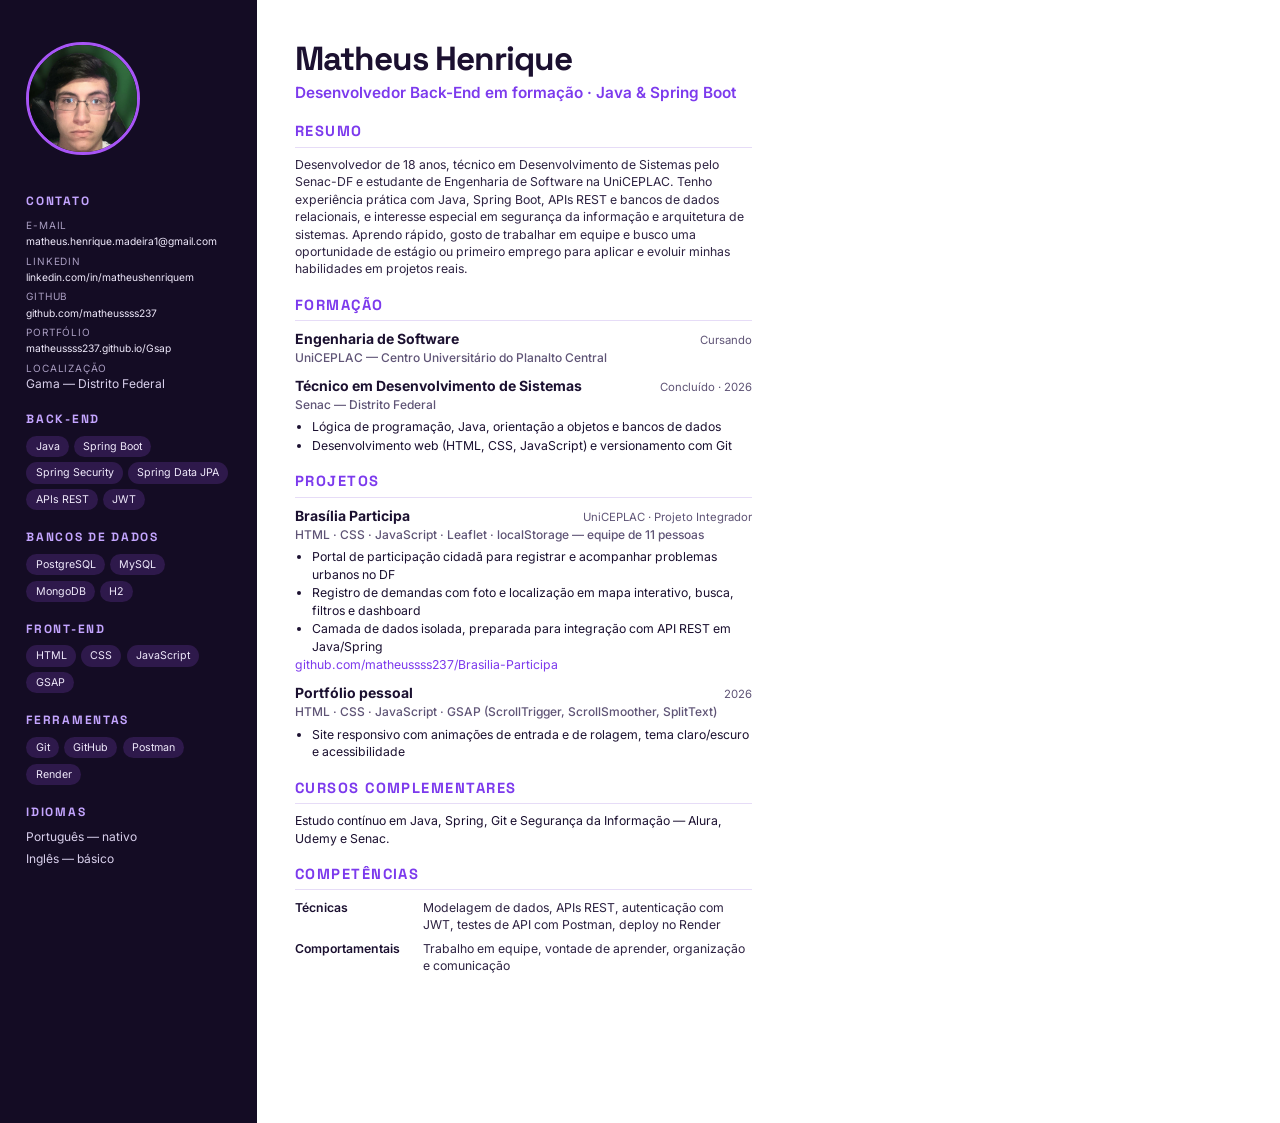
<file: assets/cv/cv.html>
<!DOCTYPE html>
<html lang="pt-BR">
<head>
  <meta charset="UTF-8">
  <title>Currículo — Matheus Henrique</title>
  <!-- Fonte do currículo. Para gerar o PDF: abrir no navegador > Imprimir > Salvar como PDF (A4, sem margens) -->
  <link href="https://fonts.googleapis.com/css2?family=Inter:wght@400;500;600;700&family=Space+Grotesk:wght@600;700&display=swap" rel="stylesheet">
  <style>
    @page { size: A4; margin: 0; }
    * { margin: 0; padding: 0; box-sizing: border-box; }
    :root { --ink: #1b1030; --muted: #5f5476; --accent: #7c3aed; --soft: #f3edfc; --line: #e6dcf7; }
    body { font-family: "Inter", system-ui, sans-serif; color: var(--ink); font-size: 9.2pt; line-height: 1.42; -webkit-print-color-adjust: exact; print-color-adjust: exact; }
    .page { width: 210mm; min-height: 297mm; display: grid; grid-template-columns: 68mm 1fr; }

    aside { background: #140c24; color: #efe9fb; padding: 11mm 7mm 10mm; }
    .photo { width: 30mm; height: 30mm; border-radius: 50%; object-fit: cover; border: 3px solid #a855f7; margin-bottom: 4mm; }
    aside h2 { font-family: "Space Grotesk", sans-serif; font-size: 9pt; letter-spacing: .14em; text-transform: uppercase; color: #c4a5ff; margin: 5mm 0 2mm; }
    aside p, aside li { font-size: 9pt; color: #d9d0ec; }
    aside ul { list-style: none; display: grid; gap: 1.2mm; }
    aside a { color: #efe9fb; text-decoration: none; overflow-wrap: anywhere; }
    .contact a { font-size: 7.7pt; }
    .contact li span { display: block; font-size: 7.5pt; color: #a89cc0; text-transform: uppercase; letter-spacing: .08em; }
    .chips { display: flex; flex-wrap: wrap; gap: 1.5mm; list-style: none; }
    .chips li { font-size: 8pt; padding: .8mm 2.4mm; border-radius: 99px; background: rgba(168, 85, 247, .18); color: #efe9fb; }

    main { padding: 11mm 11mm 10mm 10mm; }
    h1 { font-family: "Space Grotesk", sans-serif; font-size: 25pt; line-height: 1; letter-spacing: -.03em; }
    .role { color: var(--accent); font-weight: 600; font-size: 11.5pt; margin: 2mm 0 3mm; }
    main h2 { font-family: "Space Grotesk", sans-serif; font-size: 11pt; letter-spacing: .1em; text-transform: uppercase; color: var(--accent); border-bottom: 1.5px solid var(--line); padding-bottom: 1.2mm; margin: 4.5mm 0 2.2mm; }
    .item { margin-bottom: 2.5mm; }
    .item-head { display: flex; justify-content: space-between; gap: 4mm; align-items: baseline; }
    .item h3 { font-size: 10.5pt; font-weight: 700; }
    .date { font-size: 8.5pt; color: var(--muted); white-space: nowrap; }
    .place { color: var(--muted); font-size: 9pt; font-weight: 500; }
    .item ul { margin: 1.5mm 0 0 4.5mm; }
    .item li { margin-bottom: .3mm; }
    .summary { color: #2e2342; }
    .skills { display: grid; grid-template-columns: 30mm 1fr; gap: 1.6mm 4mm; }
    .skills dt { font-weight: 600; }
    .skills dd { color: #2e2342; }
    a.link { color: var(--accent); text-decoration: none; }
  </style>
</head>
<body>
  <div class="page">
    <aside>
      <img class="photo" src="../img/foto-perfil.jpg" alt="Foto de Matheus Henrique">

      <h2>Contato</h2>
      <ul class="contact">
        <li><span>E-mail</span><a href="mailto:matheus.henrique.madeira1@gmail.com">matheus.henrique.madeira1@gmail.com</a></li>
        <li><span>LinkedIn</span><a href="https://linkedin.com/in/matheushenriquem">linkedin.com/in/matheushenriquem</a></li>
        <li><span>GitHub</span><a href="https://github.com/matheussss237">github.com/matheussss237</a></li>
        <li><span>Portfólio</span><a href="https://matheussss237.github.io/Gsap/">matheussss237.github.io/Gsap</a></li>
        <li><span>Localização</span>Gama — Distrito Federal</li>
      </ul>

      <h2>Back-End</h2>
      <ul class="chips"><li>Java</li><li>Spring Boot</li><li>Spring Security</li><li>Spring Data JPA</li><li>APIs REST</li><li>JWT</li></ul>

      <h2>Bancos de dados</h2>
      <ul class="chips"><li>PostgreSQL</li><li>MySQL</li><li>MongoDB</li><li>H2</li></ul>

      <h2>Front-End</h2>
      <ul class="chips"><li>HTML</li><li>CSS</li><li>JavaScript</li><li>GSAP</li></ul>

      <h2>Ferramentas</h2>
      <ul class="chips"><li>Git</li><li>GitHub</li><li>Postman</li><li>Render</li></ul>

      <h2>Idiomas</h2>
      <ul>
        <li>Português — nativo</li>
        <li>Inglês — básico</li>
      </ul>
    </aside>

    <main>
      <h1>Matheus Henrique</h1>
      <p class="role">Desenvolvedor Back-End em formação · Java &amp; Spring Boot</p>

      <h2>Resumo</h2>
      <p class="summary">
        Desenvolvedor de 18 anos, técnico em Desenvolvimento de Sistemas pelo Senac-DF e estudante de
        Engenharia de Software na UniCEPLAC. Tenho experiência prática com Java, Spring Boot, APIs REST
        e bancos de dados relacionais, e interesse especial em segurança da informação e arquitetura de
        sistemas. Aprendo rápido, gosto de trabalhar em equipe e busco uma oportunidade de estágio ou
        primeiro emprego para aplicar e evoluir minhas habilidades em projetos reais.
      </p>

      <h2>Formação</h2>
      <div class="item">
        <div class="item-head"><h3>Engenharia de Software</h3><span class="date">Cursando</span></div>
        <p class="place">UniCEPLAC — Centro Universitário do Planalto Central</p>
      </div>
      <div class="item">
        <div class="item-head"><h3>Técnico em Desenvolvimento de Sistemas</h3><span class="date">Concluído · 2026</span></div>
        <p class="place">Senac — Distrito Federal</p>
        <ul>
          <li>Lógica de programação, Java, orientação a objetos e bancos de dados</li>
          <li>Desenvolvimento web (HTML, CSS, JavaScript) e versionamento com Git</li>
        </ul>
      </div>

      <h2>Projetos</h2>
      <div class="item">
        <div class="item-head"><h3>Brasília Participa</h3><span class="date">UniCEPLAC · Projeto Integrador</span></div>
        <p class="place">HTML · CSS · JavaScript · Leaflet · localStorage — equipe de 11 pessoas</p>
        <ul>
          <li>Portal de participação cidadã para registrar e acompanhar problemas urbanos no DF</li>
          <li>Registro de demandas com foto e localização em mapa interativo, busca, filtros e dashboard</li>
          <li>Camada de dados isolada, preparada para integração com API REST em Java/Spring</li>
        </ul>
        <p><a class="link" href="https://github.com/matheussss237/Brasilia-Participa">github.com/matheussss237/Brasilia-Participa</a></p>
      </div>
      <div class="item">
        <div class="item-head"><h3>Portfólio pessoal</h3><span class="date">2026</span></div>
        <p class="place">HTML · CSS · JavaScript · GSAP (ScrollTrigger, ScrollSmoother, SplitText)</p>
        <ul>
          <li>Site responsivo com animações de entrada e de rolagem, tema claro/escuro e acessibilidade</li>
        </ul>
      </div>

      <h2>Cursos complementares</h2>
      <div class="item">
        <p>Estudo contínuo em Java, Spring, Git e Segurança da Informação — Alura, Udemy e Senac.</p>
      </div>

      <h2>Competências</h2>
      <dl class="skills">
        <dt>Técnicas</dt><dd>Modelagem de dados, APIs REST, autenticação com JWT, testes de API com Postman, deploy no Render</dd>
        <dt>Comportamentais</dt><dd>Trabalho em equipe, vontade de aprender, organização e comunicação</dd>
      </dl>
    </main>
  </div>
</body>
</html>
</file>
